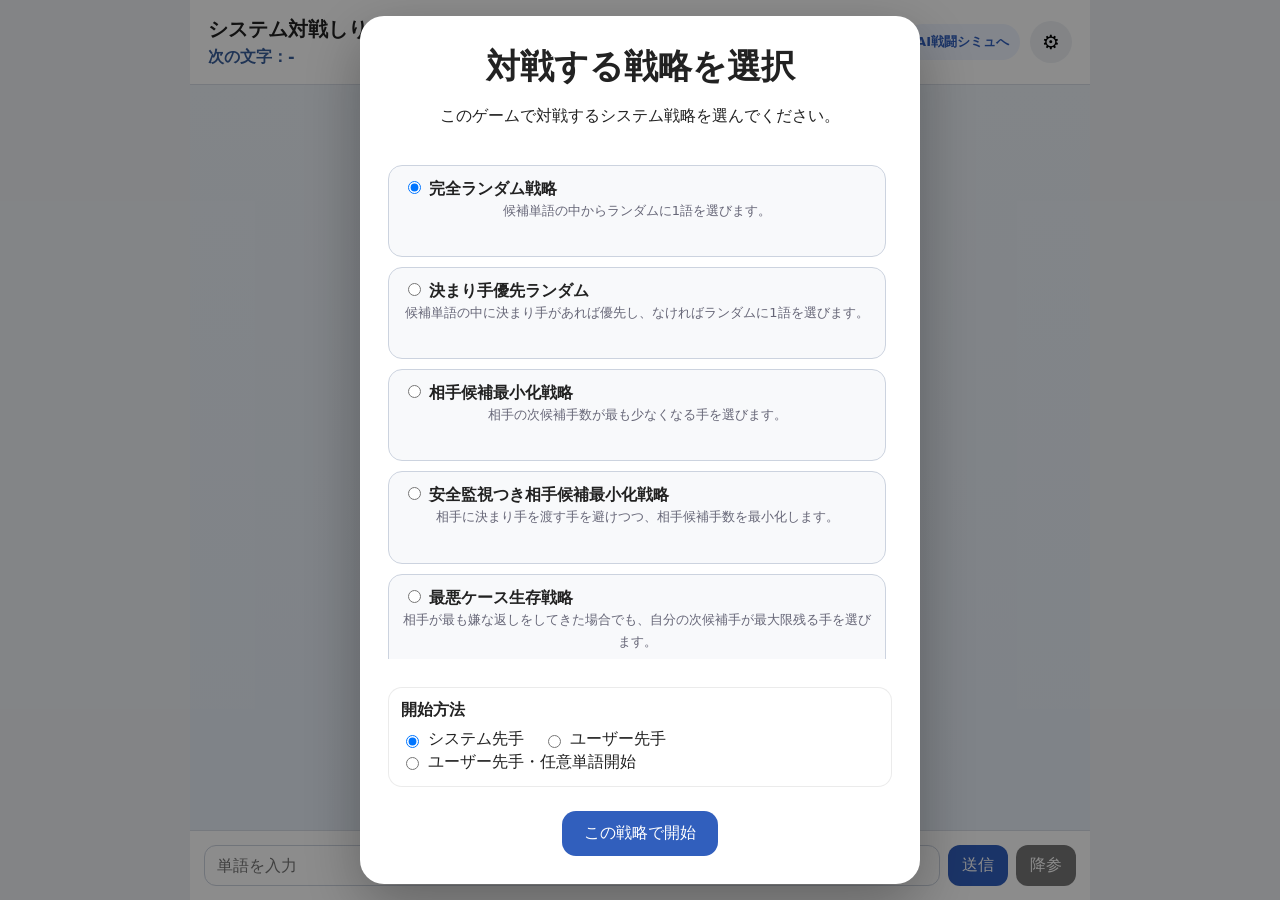
<file: index.html>
<!DOCTYPE html>
<html lang="ja">
<head>
  <meta charset="UTF-8" />
  <meta name="viewport" content="width=device-width, initial-scale=1.0" />
  <title>システム対戦しりとり</title>
  <link rel="stylesheet" href="css/style.css" />
</head>

<body>
  <div class="app-shell">
<header class="app-header">
  <div>
    <h1>システム対戦しりとり</h1>
    <p id="requiredHeadLabel" class="required-head">次の文字：-</p>
  </div>

  <div class="header-actions">
    <a class="header-link" href="simulation.html">AI戦闘シミュへ</a>

    <button id="settingsButton" class="settings-button" type="button">
      ⚙
    </button>
  </div>
</header>

    <aside id="settingsPanel" class="settings-panel" hidden>
      <h2>設定</h2>

      <label class="setting-row">
        <span>濁音・半濁音</span>
        <select id="dakutenModeSelect">
          <option value="strict">厳密モード</option>
          <option value="loose">ゆるめモード</option>
        </select>
      </label>

      <p class="setting-note">
        ※ゲーム中に変更した場合、次のリトライから反映されます。
      </p>

      <label class="setting-row checkbox-row">
        <input id="debugModeCheckbox" type="checkbox" />
        <span>デバッグモード</span>
      </label>
    </aside>

    <main class="main-area">
      <section id="chatLog" class="chat-log" aria-label="チャット履歴"></section>

      <section id="debugPanel" class="debug-panel" hidden>
        <h2>デバッグ表示</h2>
        <div id="debugWarnings" class="debug-warnings"></div>
        <div id="debugInfo" class="debug-info"></div>
      </section>

      <form id="inputForm" class="input-area">
        <input
          id="wordInput"
          type="text"
          autocomplete="off"
          placeholder="単語を入力"
        />
        <button id="sendButton" type="submit">送信</button>
        <button id="surrenderButton" type="button">降参</button>
      </form>
    </main>
  </div>

  <div id="resultModal" class="modal-backdrop" hidden>
    <div class="modal-card">
      <h2 id="resultTitle">勝敗</h2>
      <p id="resultMessage"></p>
      <button id="retryButton" type="button">リトライ</button>
    </div>
  </div>


    <div id="strategyModal" class="modal-backdrop">
    <div class="modal-card strategy-modal-card">
      <h2>対戦する戦略を選択</h2>
      <p>このゲームで対戦するシステム戦略を選んでください。</p>

      <div id="strategyList" class="strategy-list"></div>
      <div class="first-player-box">
      <div class="first-player-title">開始方法</div>

      <label class="first-player-option">
        <input type="radio" name="startMode" value="systemFirst" checked>
        システム先手
      </label>

      <label class="first-player-option">
        <input type="radio" name="startMode" value="userFirst">
        ユーザー先手
      </label>

      <label class="first-player-option">
        <input type="radio" name="startMode" value="userFreeFirst">
        ユーザー先手・任意単語開始
      </label>
    </div>
      <button id="startWithStrategyButton" type="button" disabled>
        この戦略で開始
      </button>
    </div>
  </div>


  <script src="js/app.js"></script>
  <script src="js/wordlist.js"></script>
  <script src="js/settings.js"></script>
  <script src="js/rules.js"></script>
 
  <script src="js/strategy/random.js"></script>
  <script src="js/strategy/random_v2.js"></script>
  <script src="js/strategy/minimize_opponent.js"></script>
  <script src="js/strategy/safe_minimize_opponent.js"></script>
  <script src="js/strategy/worst_case_survival.js"></script>
  <script src="js/strategy/sniper.js"></script>
  <script src="js/strategy/target_head_attack.js"></script>
  <script src="js/strategy/adaptive_head_attack.js"></script>
  <script src="js/strategy/keep_alive.js"></script>


  <script src="js/ui.js"></script>
  <script src="js/debug.js"></script>
  <script src="js/game.js"></script>
  <script src="js/main.js"></script>
</body>
</html>
</file>
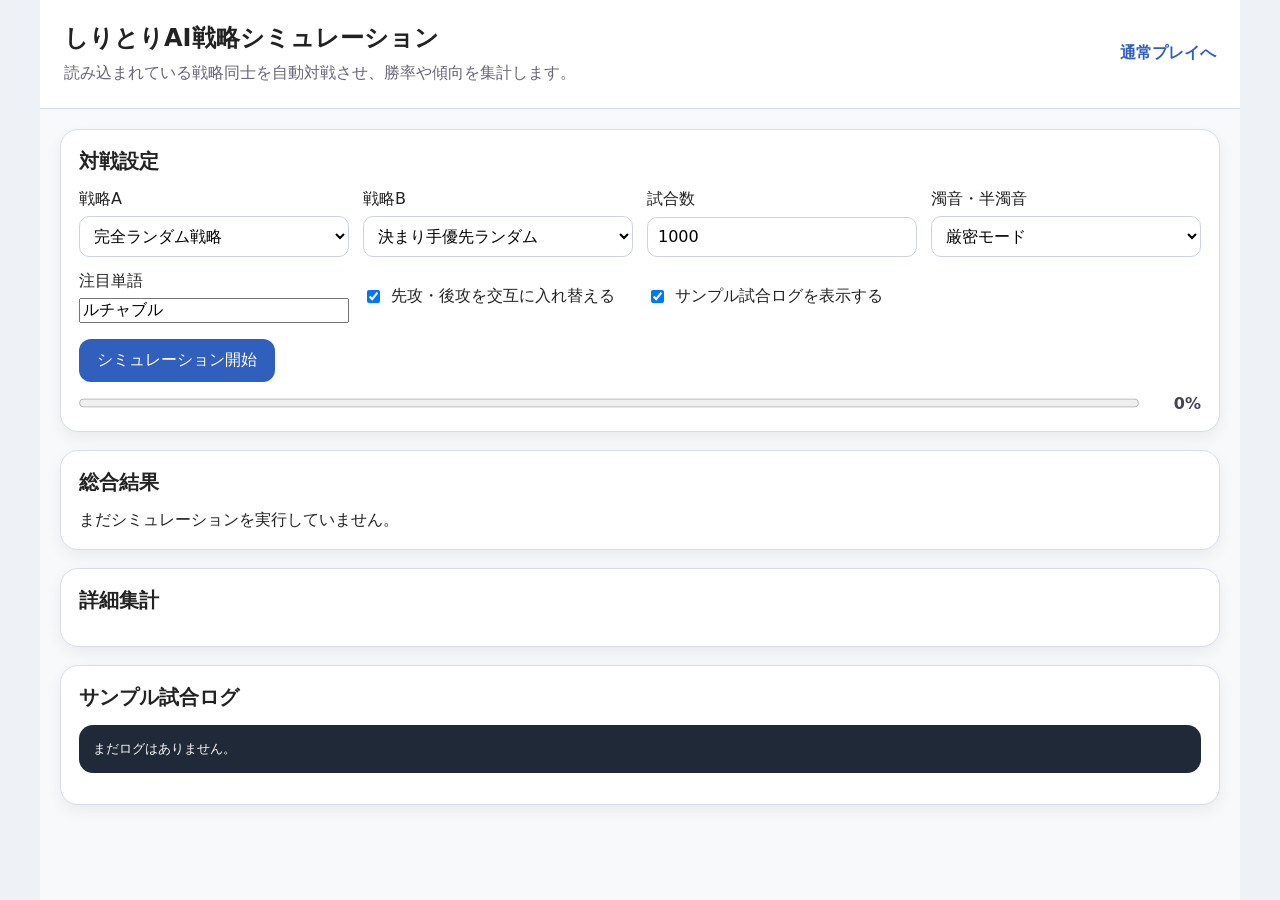
<file: simulation.html>
<!DOCTYPE html>
<html lang="ja">
<head>
  <meta charset="UTF-8" />
  <meta name="viewport" content="width=device-width, initial-scale=1.0" />
  <title>しりとりAI戦略シミュレーション</title>
  <link rel="stylesheet" href="css/style.css" />
</head>

<body>
  <div class="simulation-shell">
    <header class="simulation-header">
      <div>
        <h1>しりとりAI戦略シミュレーション</h1>
        <p>
          読み込まれている戦略同士を自動対戦させ、勝率や傾向を集計します。
        </p>
      </div>

      <a class="simulation-link" href="index.html">通常プレイへ</a>
    </header>

    <main class="simulation-main">
      <section class="simulation-panel">
        <h2>対戦設定</h2>

        <div class="simulation-controls">
          <label>
            <span>戦略A</span>
            <select id="strategyASelect"></select>
          </label>

          <label>
            <span>戦略B</span>
            <select id="strategyBSelect"></select>
          </label>

          <label>
            <span>試合数</span>
            <input id="gameCountInput" type="number" min="1" max="100000" value="1000" />
          </label>

          <label>
            <span>濁音・半濁音</span>
            <select id="simulationDakutenModeSelect">
              <option value="strict">厳密モード</option>
              <option value="loose">ゆるめモード</option>
            </select>
          </label>
          <label>
            <span>注目単語</span>
            <input id="focusWordInput" type="text" value="ルチャブル" />
          </label>
                
          <label class="simulation-checkbox">
            <input id="alternateFirstCheckbox" type="checkbox" checked />
            <span>先攻・後攻を交互に入れ替える</span>
          </label>

          <label class="simulation-checkbox">
            <input id="showSampleLogsCheckbox" type="checkbox" checked />
            <span>サンプル試合ログを表示する</span>
          </label>
        </div>

          <button id="runSimulationButton" type="button">
            シミュレーション開始
          </button>

          <p id="simulationStatus" class="simulation-status"></p>

          <div class="progress-wrap">
            <progress id="simulationProgress" value="0" max="100"></progress>
            <span id="simulationProgressText">0%</span>
          </div>
      </section>

      <section class="simulation-panel">
        <h2>総合結果</h2>
        <div id="summaryResults" class="simulation-results">
          まだシミュレーションを実行していません。
        </div>
      </section>

      <section class="simulation-panel">
        <h2>詳細集計</h2>
        <div id="detailResults" class="simulation-results"></div>
      </section>

      <section class="simulation-panel">
        <h2>サンプル試合ログ</h2>
        <pre id="sampleLogs" class="sample-logs">まだログはありません。</pre>
      </section>
    </main>
  </div>

  <script src="js/app.js"></script>
  <script src="js/wordlist.js"></script>
  <script src="js/rules.js"></script>

  <!-- 使いたい戦略ファイルをここに追加する -->
  <script src="js/strategy/random.js"></script>
  <script src="js/strategy/random_v2.js"></script>
  <script src="js/strategy/minimize_opponent.js"></script>
  <script src="js/strategy/safe_minimize_opponent.js"></script>
  <script src="js/strategy/worst_case_survival.js"></script>
  <script src="js/strategy/sniper.js"></script>
  <script src="js/strategy/target_head_attack.js"></script>
  <script src="js/strategy/adaptive_head_attack.js"></script>
  <script src="js/strategy/keep_alive.js"></script>


  <script src="js/simulation.js"></script>
</body>
</html>
</file>
<file: css/style.css>
* {
  box-sizing: border-box;
}

body {
  margin: 0;
  font-family:
    system-ui,
    -apple-system,
    BlinkMacSystemFont,
    "Segoe UI",
    sans-serif;
  background: #eef1f5;
  color: #222;
}

button,
input,
select {
  font: inherit;
}

button {
  cursor: pointer;
}

.app-shell {
  max-width: 900px;
  height: 100vh;
  margin: 0 auto;
  display: flex;
  flex-direction: column;
  background: #f8f9fb;
  position: relative;
  overflow: hidden;
}

.app-header {
  display: flex;
  justify-content: space-between;
  align-items: center;
  padding: 16px 18px;
  background: #ffffff;
  border-bottom: 1px solid #d8dde6;
  z-index: 2;
}

.app-header h1 {
  font-size: 20px;
  margin: 0 0 4px;
}

.required-head {
  margin: 0;
  font-weight: 700;
  color: #3a5f9b;
}

.settings-button {
  width: 42px;
  height: 42px;
  border: none;
  border-radius: 50%;
  background: #eef1f5;
  font-size: 20px;
}

.settings-button:hover {
  background: #dde4ef;
}

.settings-panel {
  position: absolute;
  top: 70px;
  right: 16px;
  width: 280px;
  padding: 16px;
  background: #ffffff;
  border: 1px solid #d8dde6;
  border-radius: 16px;
  box-shadow: 0 10px 30px rgba(0, 0, 0, 0.14);
  z-index: 5;
}

.settings-panel h2 {
  margin: 0 0 12px;
  font-size: 18px;
}

.setting-row {
  display: flex;
  justify-content: space-between;
  gap: 12px;
  align-items: center;
  margin-bottom: 12px;
}

.setting-row select {
  max-width: 150px;
}

.checkbox-row {
  justify-content: flex-start;
}

.setting-note {
  margin: 0 0 12px;
  font-size: 12px;
  color: #667;
  line-height: 1.5;
}

.main-area {
  flex: 1;
  min-height: 0;
  display: flex;
  flex-direction: column;
}

.chat-log {
  flex: 1;
  overflow-y: auto;
  padding: 20px 16px;
  background: linear-gradient(#edf2f8, #e7eef7);
}

.chat-row {
  display: flex;
  margin-bottom: 10px;
}

.chat-row.user {
  justify-content: flex-end;
}

.chat-row.system,
.chat-row.notice {
  justify-content: flex-start;
}

.chat-bubble {
  max-width: min(76%, 560px);
  padding: 10px 14px;
  border-radius: 18px;
  line-height: 1.6;
  word-break: break-word;
  box-shadow: 0 2px 5px rgba(0, 0, 0, 0.08);
}

.chat-row.user .chat-bubble {
  background: #6aa8ff;
  color: #fff;
  border-bottom-right-radius: 4px;
}

.chat-row.system .chat-bubble {
  background: #eeeeee;
  color: #222;
  border-bottom-left-radius: 4px;
}

.chat-row.notice .chat-bubble {
  background: #ffffff;
  color: #445;
  border-radius: 14px;
  font-size: 14px;
  border: 1px solid #d8dde6;
}

.game-divider {
  text-align: center;
  margin: 16px 0;
  color: #667;
  font-size: 13px;
}

.input-area {
  display: flex;
  gap: 8px;
  padding: 14px;
  background: #ffffff;
  border-top: 1px solid #d8dde6;
}

.input-area input {
  flex: 1;
  min-width: 0;
  padding: 10px 12px;
  border: 1px solid #ccd3df;
  border-radius: 12px;
}

.input-area button {
  padding: 10px 14px;
  border: none;
  border-radius: 12px;
  background: #315fbd;
  color: #fff;
}

.input-area button:hover {
  background: #244c9b;
}

#surrenderButton {
  background: #777;
}

#surrenderButton:hover {
  background: #555;
}

.input-area input:disabled,
.input-area button:disabled {
  opacity: 0.55;
  cursor: not-allowed;
}

.debug-panel {
  max-height: 260px;
  overflow-y: auto;
  padding: 12px 16px;
  background: #fffbea;
  border-top: 1px solid #e2d69a;
  font-size: 13px;
}

.debug-panel h2 {
  margin: 0 0 8px;
  font-size: 16px;
}

.debug-warnings {
  color: #a33;
  margin-bottom: 10px;
}

.debug-info ul {
  margin: 6px 0 10px 20px;
  padding: 0;
}

.debug-info code {
  background: #f1ead2;
  padding: 1px 4px;
  border-radius: 4px;
}

.checkmate {
  font-weight: 700;
  color: #b10000;
}

.modal-backdrop {
  position: fixed;
  inset: 0;
  display: grid;
  place-items: center;
  background: rgba(0, 0, 0, 0.45);
  z-index: 20;
}

.modal-card {
  width: min(90vw, 420px);
  padding: 28px;
  background: #ffffff;
  border-radius: 24px;
  text-align: center;
  box-shadow: 0 20px 60px rgba(0, 0, 0, 0.3);
}

.modal-card h2 {
  margin: 0 0 12px;
  font-size: 34px;
}

.modal-card p {
  margin: 0 0 22px;
  line-height: 1.7;
}

.modal-card button {
  padding: 12px 22px;
  border: none;
  border-radius: 14px;
  background: #315fbd;
  color: #fff;
}

[hidden] {
  display: none !important;
}

.strategy-modal-card {
  text-align: left;
}

.strategy-modal-card h2,
.strategy-modal-card p {
  text-align: center;
}

.strategy-list {
  display: grid;
  gap: 10px;
  margin: 18px 0;
}

.strategy-option {
  display: block;
  padding: 12px 14px;
  border: 1px solid #ccd3df;
  border-radius: 14px;
  background: #f8f9fb;
  cursor: pointer;
}

.strategy-option:hover {
  background: #eef4ff;
}

.strategy-option input {
  margin-right: 8px;
}

.strategy-name {
  font-weight: 700;
}

.strategy-description {
  margin: 4px 0 0 24px;
  font-size: 13px;
  color: #667;
  line-height: 1.5;
}

.simulation-shell {
  max-width: 1200px;
  min-height: 100vh;
  margin: 0 auto;
  background: #f8f9fb;
}

.simulation-header {
  display: flex;
  justify-content: space-between;
  gap: 20px;
  align-items: center;
  padding: 22px 24px;
  background: #ffffff;
  border-bottom: 1px solid #d8dde6;
}

.simulation-header h1 {
  margin: 0 0 6px;
  font-size: 24px;
}

.simulation-header p {
  margin: 0;
  color: #667;
  line-height: 1.6;
}

.simulation-link {
  white-space: nowrap;
  color: #315fbd;
  text-decoration: none;
  font-weight: 700;
}

.simulation-main {
  display: grid;
  gap: 18px;
  padding: 20px;
}

.simulation-panel {
  background: #ffffff;
  border: 1px solid #d8dde6;
  border-radius: 18px;
  padding: 18px;
  box-shadow: 0 6px 16px rgba(0, 0, 0, 0.06);
}

.simulation-panel h2 {
  margin: 0 0 14px;
  font-size: 20px;
}

.simulation-controls {
  display: grid;
  grid-template-columns: repeat(auto-fit, minmax(220px, 1fr));
  gap: 14px;
  margin-bottom: 16px;
}

.simulation-controls label {
  display: grid;
  gap: 6px;
}

.simulation-controls select,
.simulation-controls input[type="number"] {
  width: 100%;
  padding: 9px 10px;
  border: 1px solid #ccd3df;
  border-radius: 10px;
  background: #fff;
}

.simulation-checkbox {
  display: flex !important;
  grid-template-columns: none !important;
  flex-direction: row;
  align-items: center;
  gap: 8px !important;
}

#runSimulationButton {
  padding: 11px 18px;
  border: none;
  border-radius: 12px;
  background: #315fbd;
  color: #fff;
}

#runSimulationButton:hover {
  background: #244c9b;
}

.simulation-status {
  margin: 12px 0 0;
  color: #667;
}

.simulation-results {
  overflow-x: auto;
}

.simulation-table {
  width: 100%;
  border-collapse: collapse;
  margin: 10px 0 18px;
  font-size: 14px;
}

.simulation-table th,
.simulation-table td {
  border: 1px solid #d8dde6;
  padding: 8px 10px;
  text-align: left;
}

.simulation-table th {
  background: #eef1f5;
}

.simulation-cards {
  display: grid;
  grid-template-columns: repeat(auto-fit, minmax(160px, 1fr));
  gap: 12px;
  margin-bottom: 14px;
}

.simulation-card {
  padding: 14px;
  background: #f4f7fb;
  border: 1px solid #d8dde6;
  border-radius: 14px;
}

.simulation-card-title {
  font-size: 13px;
  color: #667;
  margin-bottom: 4px;
}

.simulation-card-value {
  font-size: 22px;
  font-weight: 800;
}

.sample-logs {
  white-space: pre-wrap;
  overflow-x: auto;
  padding: 14px;
  background: #1f2937;
  color: #f9fafb;
  border-radius: 14px;
  line-height: 1.6;
  max-height: 420px;
}

.header-actions {
  display: flex;
  align-items: center;
  gap: 10px;
}

.header-link {
  display: inline-flex;
  align-items: center;
  min-height: 36px;
  padding: 7px 11px;
  border-radius: 999px;
  background: #eef4ff;
  color: #315fbd;
  text-decoration: none;
  font-size: 13px;
  font-weight: 700;
  white-space: nowrap;
}

.header-link:hover {
  background: #dfeaff;
}

.progress-wrap {
  display: flex;
  align-items: center;
  gap: 10px;
  margin-top: 12px;
}

.progress-wrap progress {
  flex: 1;
  height: 18px;
}

#simulationProgressText {
  min-width: 52px;
  text-align: right;
  font-weight: 700;
  color: #445;
}

/* 戦略選択モーダル：戦略が増えても決定ボタンが画面外に出ないようにする */
.strategy-modal-card {
  width: min(92vw, 560px);
  max-height: calc(100vh - 32px);
  display: flex;
  flex-direction: column;
  overflow: hidden;
}

.strategy-modal-card h2,
.strategy-modal-card > p {
  flex: 0 0 auto;
}

.strategy-list {
  flex: 1 1 auto;
  min-height: 0;
  overflow-y: auto;
  margin: 14px 0;
  padding-right: 6px;
}

#startWithStrategyButton {
  flex: 0 0 auto;
  align-self: center;
  margin-top: 10px;
}

@media (max-height: 620px) {
  .strategy-modal-card {
    padding: 18px;
  }

  .strategy-description {
    font-size: 12px;
    line-height: 1.35;
  }

  .strategy-option {
    padding: 9px 11px;
  }
}

.first-player-box {
  margin: 14px 0;
  padding: 12px;
  border-radius: 14px;
  background: rgba(255, 255, 255, 0.72);
  border: 1px solid rgba(0, 0, 0, 0.08);
}

.first-player-title {
  font-weight: 700;
  margin-bottom: 8px;
}

.first-player-option {
  display: inline-flex;
  align-items: center;
  gap: 6px;
  margin-right: 14px;
  cursor: pointer;
}
</file>
